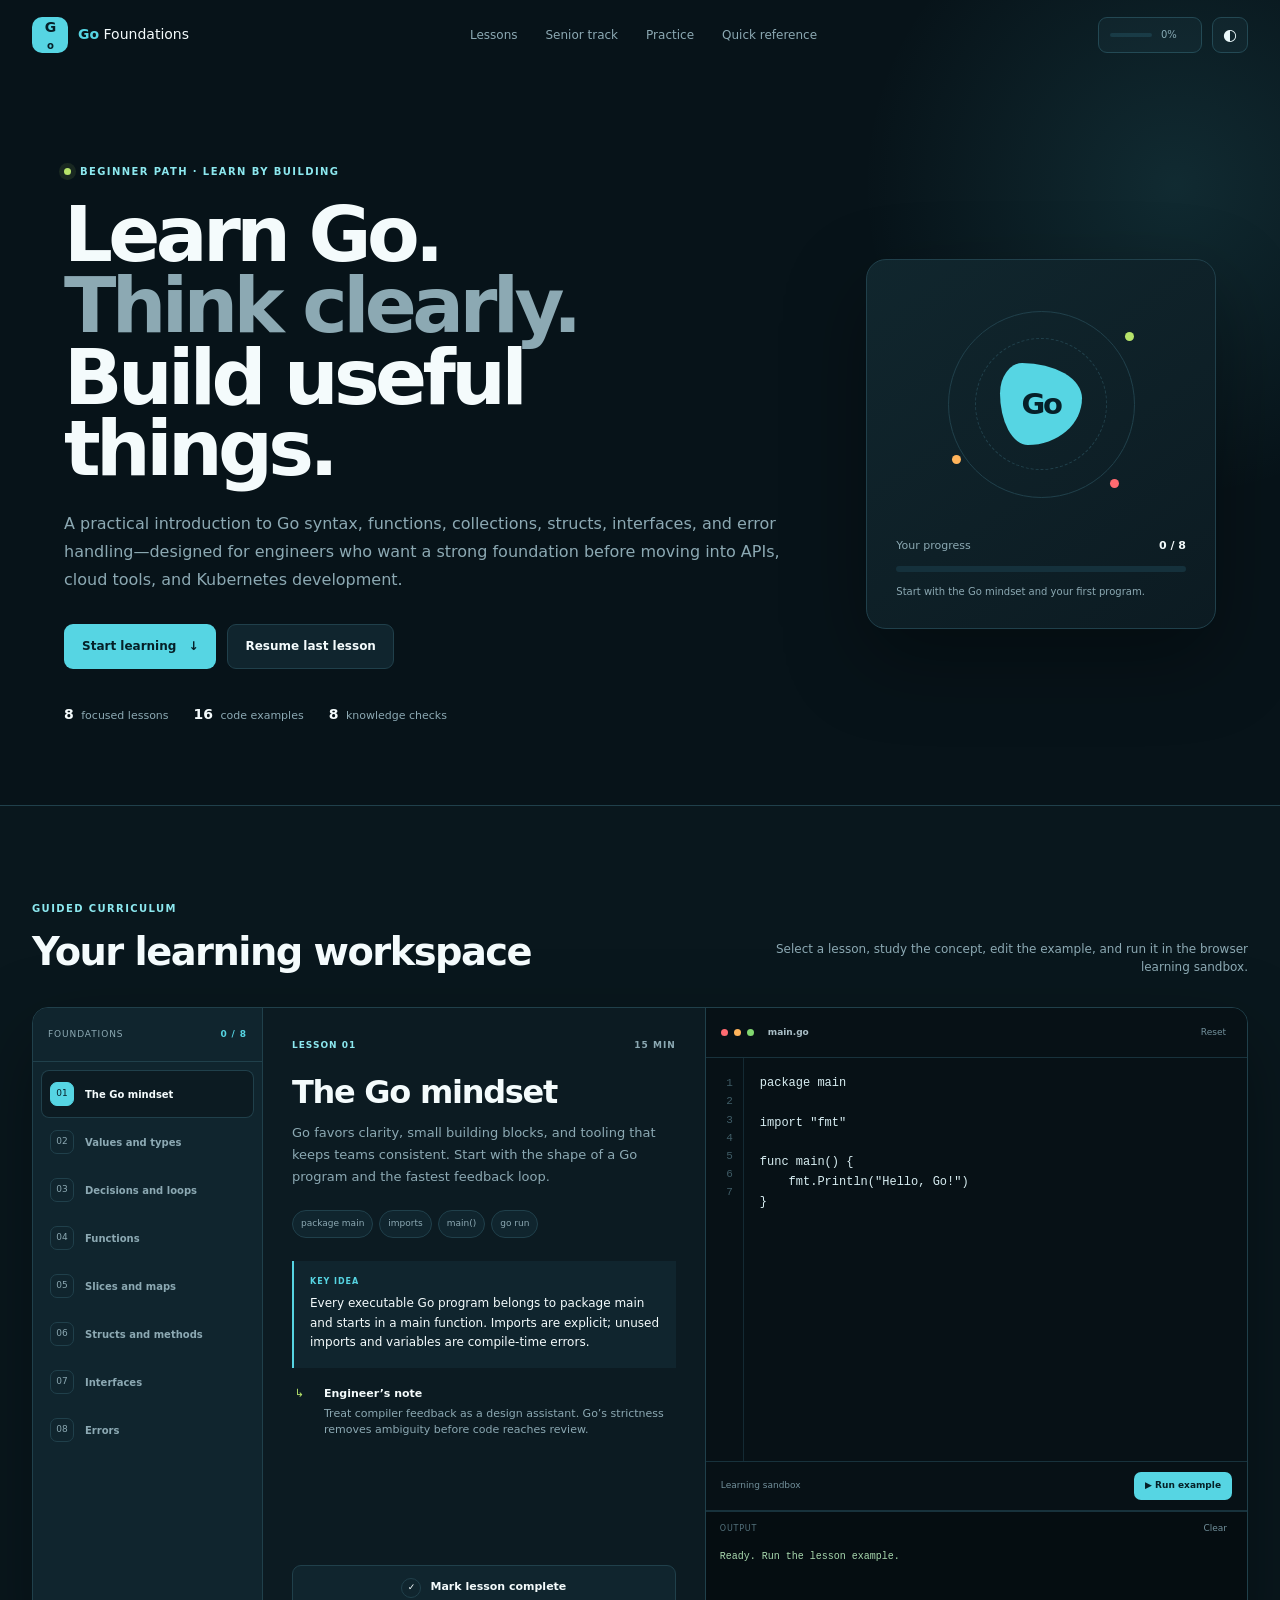
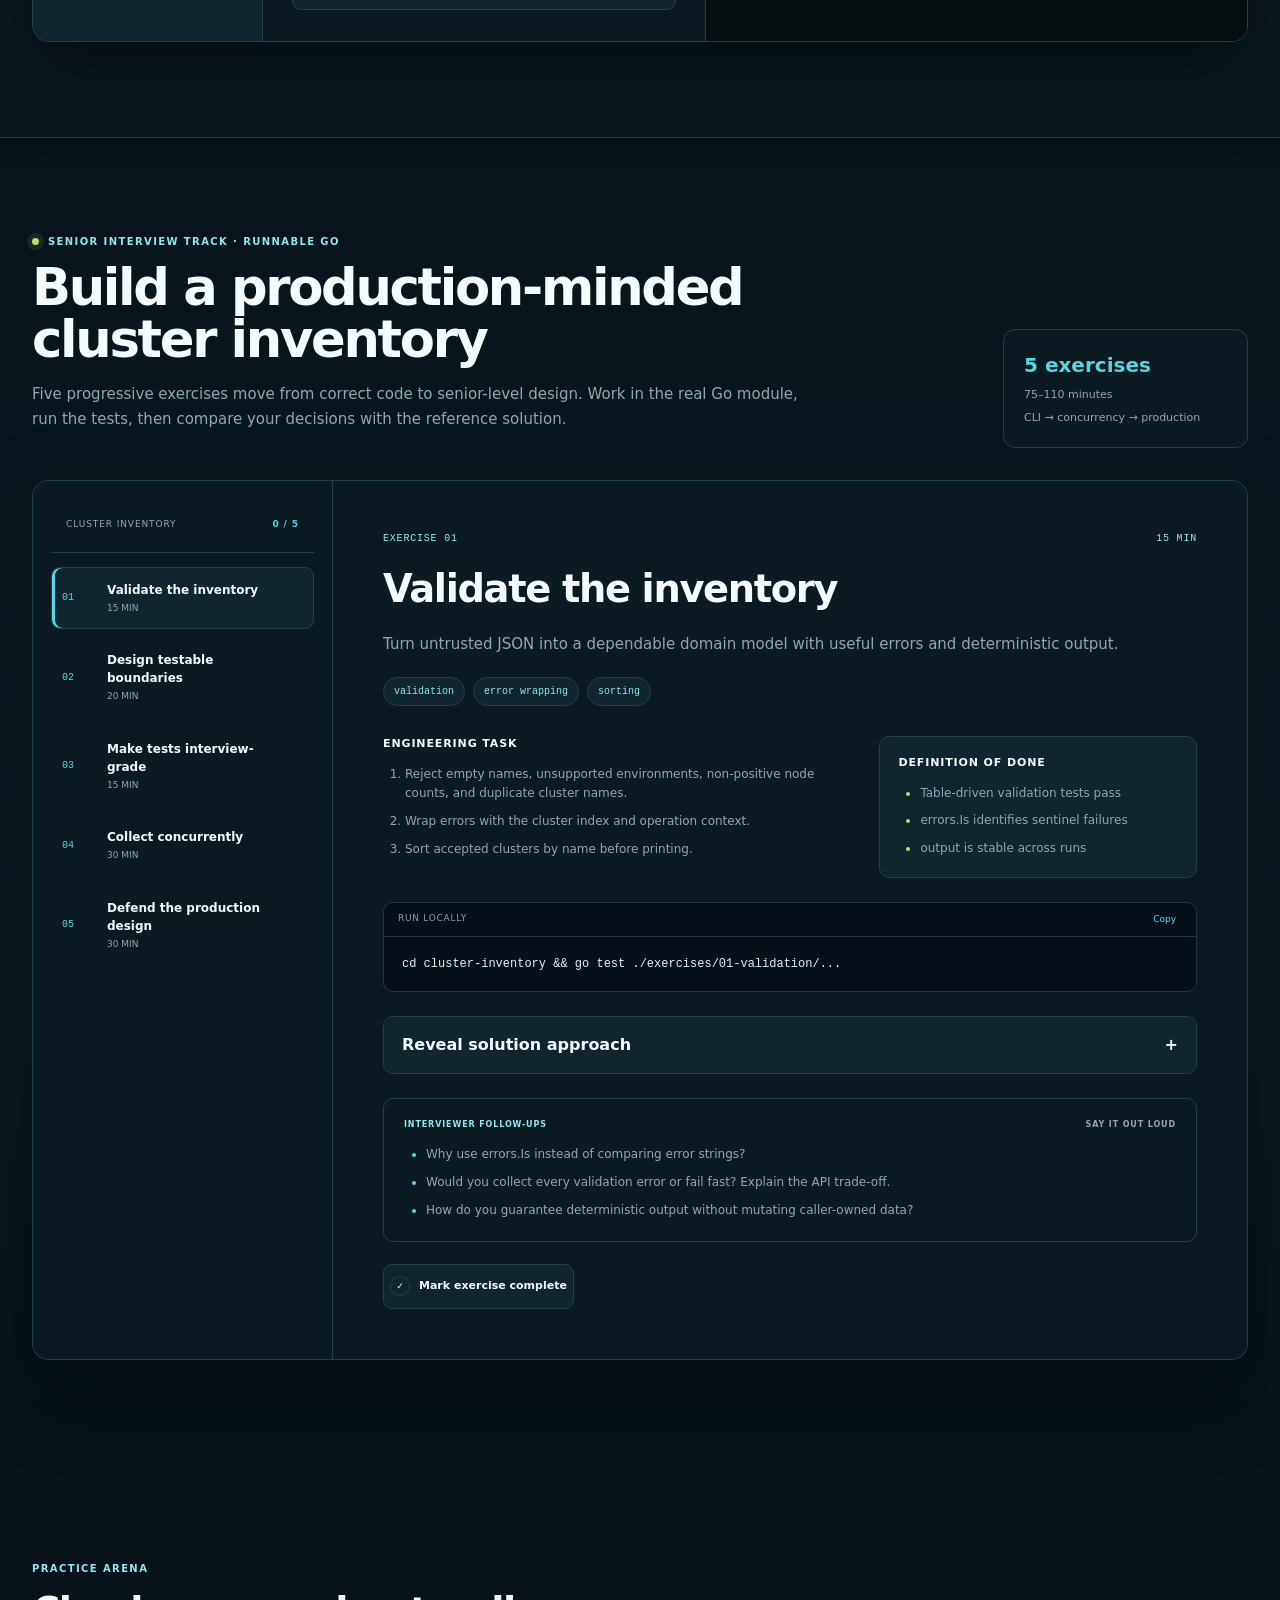
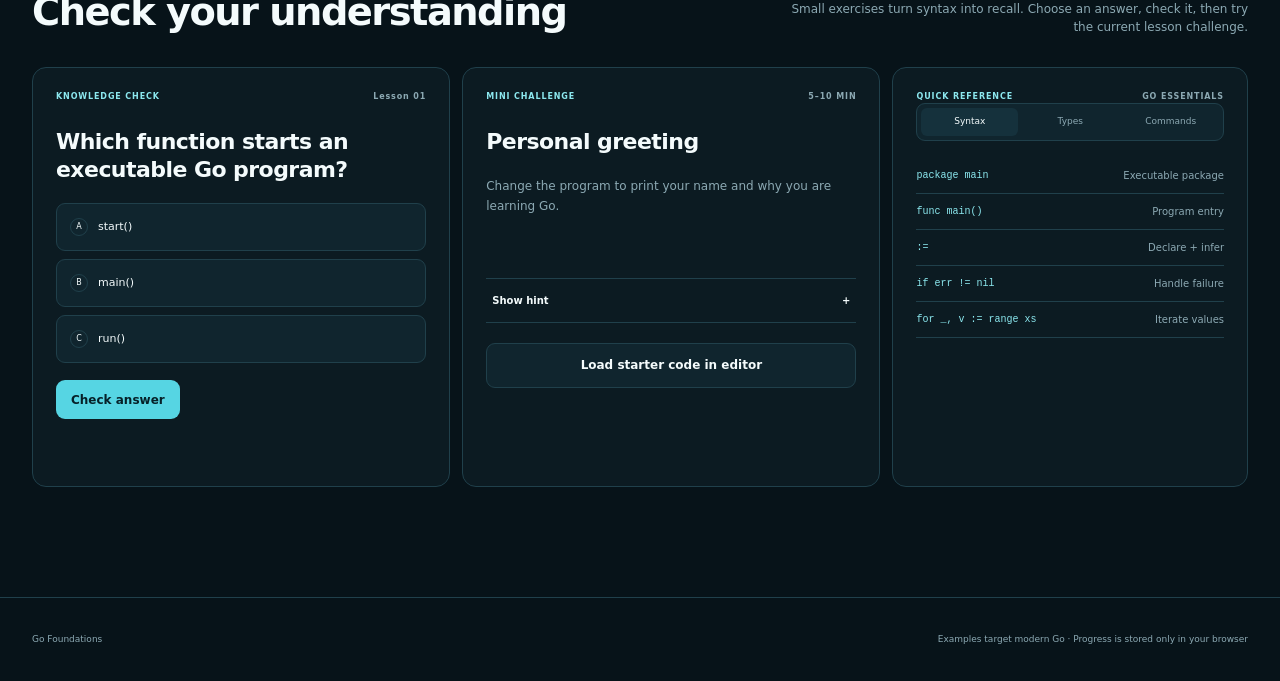
<file: learning-site/index.html>
<!doctype html>
<html lang="en">
  <head>
    <meta charset="UTF-8" />
    <meta name="viewport" content="width=device-width, initial-scale=1.0" />
    <meta name="description" content="An interactive beginner-friendly Go learning path with lessons, examples, quizzes, and practical exercises." />
    <title>Go Foundations · Interactive Learning Path</title>
    <link rel="icon" type="image/svg+xml" href="data:image/svg+xml,%3Csvg xmlns='http://www.w3.org/2000/svg' viewBox='0 0 64 64'%3E%3Crect width='64' height='64' rx='14' fill='%2356d5e3'/%3E%3Ctext x='10' y='44' font-family='Arial' font-size='36' font-weight='700' fill='%23062029'%3EGo%3C/text%3E%3C/svg%3E" />
    <link rel="stylesheet" href="styles.css" />
  </head>
  <body>
    <a class="skip-link" href="#course">Skip to course</a>
    <header class="topbar">
      <a class="brand" href="#top" aria-label="Go Foundations home">
        <span class="brand-mark" aria-hidden="true">G<span>o</span></span>
        <span><strong>Go</strong> Foundations</span>
      </a>
      <nav aria-label="Page navigation">
        <a href="#course">Lessons</a>
        <a href="#interview-track">Senior track</a>
        <a href="#practice">Practice</a>
        <a href="#reference">Quick reference</a>
      </nav>
      <div class="header-actions">
        <div class="mini-progress" aria-label="Course progress"><i id="headerProgress"></i><span id="headerProgressText">0%</span></div>
        <button class="icon-button" id="themeToggle" type="button" aria-label="Switch theme">◐</button>
      </div>
    </header>

    <main id="top">
      <section class="hero" aria-labelledby="hero-title">
        <div class="hero-copy">
          <div class="eyebrow"><span></span> Beginner path · Learn by building</div>
          <h1 id="hero-title">Learn Go.<br/><em>Think clearly.</em><br/>Build useful things.</h1>
          <p>A practical introduction to Go syntax, functions, collections, structs, interfaces, and error handling—designed for engineers who want a strong foundation before moving into APIs, cloud tools, and Kubernetes development.</p>
          <div class="hero-actions">
            <a class="primary-button" href="#course">Start learning <span aria-hidden="true">↓</span></a>
            <button class="secondary-button" id="resumeButton" type="button">Resume last lesson</button>
          </div>
          <div class="course-facts" aria-label="Course facts">
            <span><b>8</b> focused lessons</span>
            <span><b>16</b> code examples</span>
            <span><b>8</b> knowledge checks</span>
          </div>
        </div>
        <aside class="hero-card" aria-label="Current course progress">
          <div class="orbital" aria-hidden="true"><div class="go-orb">Go</div><i></i><i></i><i></i></div>
          <div class="progress-summary">
            <div><span>Your progress</span><strong id="progressCount">0 / 8</strong></div>
            <div class="progress-track"><i id="progressBar"></i></div>
            <p id="progressMessage">Start with the Go mindset and your first program.</p>
          </div>
        </aside>
      </section>

      <section class="course-section" id="course" aria-labelledby="course-title">
        <div class="section-heading">
          <div><div class="eyebrow">Guided curriculum</div><h2 id="course-title">Your learning workspace</h2></div>
          <p>Select a lesson, study the concept, edit the example, and run it in the browser learning sandbox.</p>
        </div>

        <div class="course-shell">
          <aside class="lesson-nav" aria-label="Course lessons">
            <div class="nav-head"><span>FOUNDATIONS</span><b id="moduleProgress">0 / 8</b></div>
            <div id="lessonList" class="lesson-list"></div>
          </aside>

          <article class="lesson-panel" aria-live="polite">
            <div class="lesson-meta"><span id="lessonNumber">LESSON 01</span><span id="lessonDuration">15 MIN</span></div>
            <h3 id="lessonTitle">The Go mindset</h3>
            <p class="lesson-lead" id="lessonLead"></p>
            <div class="lesson-goals" id="lessonGoals"></div>
            <div class="concept-card">
              <span class="concept-label">KEY IDEA</span>
              <p id="lessonConcept"></p>
            </div>
            <div class="mentor-note"><span aria-hidden="true">↳</span><p><b>Engineer’s note</b><span id="mentorNote"></span></p></div>
            <button class="complete-button" id="completeLesson" type="button"><span class="check-icon">✓</span><span>Mark lesson complete</span></button>
          </article>

          <aside class="code-panel" aria-label="Go example editor">
            <div class="code-head">
              <div><span class="window-dot red"></span><span class="window-dot amber"></span><span class="window-dot green"></span><b>main.go</b></div>
              <button id="resetCode" type="button">Reset</button>
            </div>
            <div class="editor-wrap">
              <div class="line-numbers" id="lineNumbers" aria-hidden="true"></div>
              <textarea id="codeEditor" aria-label="Editable Go code" spellcheck="false"></textarea>
            </div>
            <div class="code-actions">
              <span>Learning sandbox</span>
              <button class="run-button" id="runCode" type="button"><span aria-hidden="true">▶</span> Run example</button>
            </div>
            <div class="terminal" aria-live="polite">
              <div><span>OUTPUT</span><button id="clearOutput" type="button">Clear</button></div>
              <pre id="codeOutput">Ready. Run the lesson example.</pre>
            </div>
          </aside>
        </div>
      </section>

      <section class="interview-section" id="interview-track" aria-labelledby="interview-title">
        <div class="track-heading">
          <div>
            <div class="eyebrow"><span></span> Senior interview track · Runnable Go</div>
            <h2 id="interview-title">Build a production-minded cluster inventory</h2>
            <p>Five progressive exercises move from correct code to senior-level design. Work in the real Go module, run the tests, then compare your decisions with the reference solution.</p>
          </div>
          <div class="track-summary" aria-label="Track summary">
            <strong>5 exercises</strong><span>75–110 minutes</span><span>CLI → concurrency → production</span>
          </div>
        </div>
        <div class="track-workspace">
          <aside class="exercise-nav" aria-label="Cluster inventory exercises">
            <div class="nav-head"><span>CLUSTER INVENTORY</span><b id="exerciseProgress">0 / 5</b></div>
            <div id="exerciseList" class="exercise-list"></div>
          </aside>
          <article class="exercise-detail" aria-live="polite">
            <div class="exercise-meta"><span id="exerciseLevel">EXERCISE 01</span><span id="exerciseDuration">15 MIN</span></div>
            <h3 id="exerciseTitle"></h3><p class="exercise-lead" id="exerciseLead"></p>
            <div class="skill-chips" id="exerciseSkills"></div>
            <div class="exercise-columns">
              <div><h4>Engineering task</h4><ol id="exerciseRequirements"></ol></div>
              <div class="definition-card"><h4>Definition of done</h4><ul id="exerciseDone"></ul></div>
            </div>
            <div class="command-card"><div><span>RUN LOCALLY</span><button id="copyExerciseCommand" type="button">Copy</button></div><code id="exerciseCommand"></code></div>
            <div class="solution-panel">
              <button id="toggleSolution" class="solution-toggle" type="button" aria-expanded="false">Reveal solution approach <span>+</span></button>
              <div id="solutionContent" hidden><p id="solutionSummary"></p><pre><code id="solutionCode"></code></pre></div>
            </div>
            <div class="followups"><div class="card-topline"><span>INTERVIEWER FOLLOW-UPS</span><b>SAY IT OUT LOUD</b></div><ul id="exerciseFollowups"></ul></div>
            <button class="complete-button" id="completeExercise" type="button"><span class="check-icon">✓</span><span>Mark exercise complete</span></button>
          </article>
        </div>
      </section>

      <section class="practice-section" id="practice" aria-labelledby="practice-title">
        <div class="section-heading">
          <div><div class="eyebrow">Practice arena</div><h2 id="practice-title">Check your understanding</h2></div>
          <p>Small exercises turn syntax into recall. Choose an answer, check it, then try the current lesson challenge.</p>
        </div>

        <div class="practice-grid">
          <article class="quiz-card">
            <div class="card-topline"><span>KNOWLEDGE CHECK</span><b id="quizLesson">Lesson 01</b></div>
            <h3 id="quizQuestion"></h3>
            <div class="answer-list" id="answerList"></div>
            <div class="quiz-actions"><button class="primary-button compact" id="checkAnswer" type="button">Check answer</button><span id="quizResult" aria-live="polite"></span></div>
          </article>

          <article class="challenge-card">
            <div class="card-topline"><span>MINI CHALLENGE</span><b>5–10 MIN</b></div>
            <h3 id="challengeTitle"></h3>
            <p id="challengeText"></p>
            <div class="challenge-hints"><button id="showHint" type="button">Show hint <span>+</span></button><p id="hintText" hidden></p></div>
            <button class="secondary-button wide" id="loadChallenge" type="button">Load starter code in editor</button>
          </article>

          <article class="reference-card" id="reference">
            <div class="card-topline"><span>QUICK REFERENCE</span><b>GO ESSENTIALS</b></div>
            <div class="reference-tabs" role="tablist" aria-label="Go quick reference topics">
              <button class="ref-tab active" role="tab" aria-selected="true" data-ref="syntax">Syntax</button>
              <button class="ref-tab" role="tab" aria-selected="false" data-ref="types">Types</button>
              <button class="ref-tab" role="tab" aria-selected="false" data-ref="commands">Commands</button>
            </div>
            <div id="referenceContent" class="reference-content"></div>
          </article>
        </div>
      </section>
    </main>

    <footer><span>Go Foundations</span><span>Examples target modern Go · Progress is stored only in your browser</span></footer>
    <script src="app.js"></script>
    <script src="interview-track.js"></script>
  </body>
</html>
</file>
<file: learning-site/styles.css>
:root {
  color-scheme: dark;
  --bg:#071319; --surface:#0c1b22; --surface-2:#10252e; --surface-3:#15313c;
  --line:#20404b; --text:#f4fbfc; --muted:#8ca9b3; --cyan:#56d5e3; --cyan-2:#8ce8ef;
  --lime:#b6e36a; --orange:#ffb45b; --red:#ff6b71; --shadow:0 30px 80px rgba(0,0,0,.34);
  --max:1440px;
}
:root.light {
  color-scheme:light; --bg:#eef7f8; --surface:#ffffff; --surface-2:#f3f9fa; --surface-3:#e6f3f5;
  --line:#c9e0e4; --text:#10262e; --muted:#58737d; --shadow:0 24px 70px rgba(27,74,85,.13);
}
*{box-sizing:border-box} html{scroll-behavior:smooth} body{margin:0;background:var(--bg);color:var(--text);font-family:Inter,ui-sans-serif,system-ui,-apple-system,BlinkMacSystemFont,"Segoe UI",sans-serif;line-height:1.5}
button,a,textarea{font:inherit} a{color:inherit;text-decoration:none} button{color:inherit} button:focus-visible,a:focus-visible,textarea:focus-visible{outline:3px solid var(--cyan);outline-offset:3px}
.skip-link{position:fixed;top:-60px;left:20px;z-index:100;background:var(--cyan);color:#082127;padding:10px 14px;border-radius:8px}.skip-link:focus{top:16px}
.topbar{height:70px;max-width:var(--max);margin:0 auto;padding:0 32px;display:flex;align-items:center;justify-content:space-between;gap:28px;border-bottom:1px solid transparent}
.brand{display:flex;align-items:center;gap:10px;font-size:14px}.brand strong{color:var(--cyan)}.brand-mark{width:36px;height:36px;display:grid;place-items:center;background:var(--cyan);color:#062029;border-radius:10px;font-weight:850;letter-spacing:-.08em}.brand-mark span{font-size:.72em}
nav{display:flex;gap:28px;color:var(--muted);font-size:12px}nav a:hover{color:var(--text)}.header-actions{display:flex;align-items:center;gap:10px}.icon-button{width:36px;height:36px;border:1px solid var(--line);border-radius:9px;background:var(--surface);cursor:pointer}
.mini-progress{height:36px;min-width:104px;border:1px solid var(--line);background:var(--surface);border-radius:9px;display:flex;align-items:center;gap:9px;padding:0 11px;color:var(--muted);font-size:10px}.mini-progress::before{content:"";width:42px;height:4px;background:var(--surface-3);border-radius:4px}.mini-progress i{position:absolute;width:0;height:4px;background:var(--cyan);border-radius:4px;transition:width .3s;max-width:42px}
.hero{max-width:var(--max);margin:0 auto;min-height:590px;padding:94px 64px 80px;display:grid;grid-template-columns:minmax(0,1.35fr) minmax(320px,.65fr);gap:76px;align-items:center;position:relative}.hero::before{content:"";position:absolute;width:650px;height:650px;right:-220px;top:-210px;background:radial-gradient(circle,rgba(86,213,227,.12),transparent 68%);pointer-events:none}
.eyebrow{color:var(--cyan-2);font-size:10px;font-weight:800;letter-spacing:.14em;text-transform:uppercase;display:flex;align-items:center;gap:9px}.eyebrow>span{width:7px;height:7px;background:var(--lime);border-radius:50%;box-shadow:0 0 0 5px rgba(182,227,106,.1)}
h1{font-size:clamp(52px,6vw,86px);line-height:.93;letter-spacing:-.06em;margin:20px 0 25px;font-weight:780}h1 em{font-style:normal;color:var(--muted)}.hero-copy>p{color:var(--muted);max-width:760px;font-size:16px;line-height:1.75}.hero-actions{display:flex;gap:11px;flex-wrap:wrap;margin-top:30px}
.primary-button,.secondary-button{min-height:45px;padding:0 17px;border-radius:9px;border:1px solid transparent;display:inline-flex;align-items:center;justify-content:center;gap:12px;font-weight:750;font-size:12px;cursor:pointer}.primary-button{background:var(--cyan);color:#062028}.primary-button:hover{background:#75e2ec;transform:translateY(-1px)}.secondary-button{background:var(--surface-2);border-color:var(--line)}.secondary-button:hover{background:var(--surface-3)}.secondary-button.wide{width:100%}.primary-button.compact{min-height:39px;padding:0 14px}
.course-facts{display:flex;gap:25px;margin-top:35px;color:var(--muted);font-size:11px}.course-facts b{color:var(--text);font-size:14px;margin-right:4px}
.hero-card{min-height:370px;border:1px solid var(--line);border-radius:20px;background:linear-gradient(145deg,color-mix(in srgb,var(--surface) 94%,var(--cyan)),var(--surface));box-shadow:var(--shadow);padding:29px;display:flex;flex-direction:column;justify-content:space-between;position:relative;overflow:hidden}.orbital{height:230px;position:relative;display:grid;place-items:center}.orbital::before,.orbital::after{content:"";position:absolute;border:1px solid var(--line);border-radius:50%}.orbital::before{width:185px;height:185px}.orbital::after{width:130px;height:130px;border-style:dashed}.go-orb{width:82px;height:82px;background:var(--cyan);color:#062029;border-radius:27% 73% 66% 34% / 37% 43% 57% 63%;display:grid;place-items:center;font-weight:900;font-size:29px;letter-spacing:-.08em;animation:float 5s ease-in-out infinite}.orbital i{position:absolute;width:9px;height:9px;background:var(--lime);border-radius:50%}.orbital i:nth-of-type(1){transform:translate(88px,-68px)}.orbital i:nth-of-type(2){transform:translate(-85px,55px);background:var(--orange)}.orbital i:nth-of-type(3){transform:translate(73px,79px);background:var(--red)}@keyframes float{50%{transform:translateY(-8px) rotate(3deg)}}
.progress-summary>div:first-child{display:flex;justify-content:space-between;align-items:center;font-size:11px;color:var(--muted)}.progress-summary strong{color:var(--text)}.progress-track{height:6px;background:var(--surface-3);border-radius:6px;margin:12px 0}.progress-track i{display:block;height:100%;width:0;background:linear-gradient(90deg,var(--cyan),var(--lime));border-radius:6px;transition:width .35s}.progress-summary p{margin:0;color:var(--muted);font-size:10px}
.course-section,.practice-section{max-width:var(--max);margin:0 auto;padding:95px 32px}.course-section{max-width:none;background:color-mix(in srgb,var(--surface) 48%,var(--bg));border-top:1px solid var(--line);border-bottom:1px solid var(--line)}.course-section>*{max-width:var(--max);margin-left:auto;margin-right:auto}.section-heading{display:flex;justify-content:space-between;align-items:flex-end;gap:34px;margin-bottom:27px}.section-heading h2{font-size:clamp(29px,3vw,42px);letter-spacing:-.04em;margin:7px 0 0}.section-heading>p{max-width:480px;color:var(--muted);font-size:12px;text-align:right;margin:0 0 4px}
.course-shell{display:grid;grid-template-columns:230px minmax(340px,.9fr) minmax(390px,1.1fr);border:1px solid var(--line);border-radius:16px;overflow:hidden;background:var(--surface);box-shadow:var(--shadow);min-height:635px}.lesson-nav{border-right:1px solid var(--line);background:var(--surface-2)}.nav-head{height:54px;border-bottom:1px solid var(--line);display:flex;align-items:center;justify-content:space-between;padding:0 15px;font-size:9px;color:var(--muted);letter-spacing:.1em}.nav-head b{color:var(--cyan)}.lesson-list{padding:8px}.lesson-button{width:100%;border:0;background:transparent;border-radius:8px;padding:12px 9px;display:grid;grid-template-columns:27px 1fr 16px;text-align:left;gap:8px;align-items:center;cursor:pointer;color:var(--muted)}.lesson-button:hover{background:var(--surface-3)}.lesson-button.active{background:var(--surface);color:var(--text);box-shadow:inset 0 0 0 1px var(--line)}.lesson-index{width:24px;height:24px;border:1px solid var(--line);border-radius:7px;display:grid;place-items:center;font-size:9px}.lesson-button.active .lesson-index{background:var(--cyan);color:#062029;border-color:var(--cyan)}.lesson-name{font-size:10px;font-weight:700;line-height:1.3}.lesson-state{font-size:9px;color:var(--lime)}
.lesson-panel{padding:31px 29px;border-right:1px solid var(--line);display:flex;flex-direction:column}.lesson-meta{display:flex;justify-content:space-between;color:var(--cyan-2);font-size:9px;font-weight:800;letter-spacing:.11em}.lesson-meta span:last-child{color:var(--muted)}.lesson-panel h3{font-size:32px;line-height:1.1;letter-spacing:-.04em;margin:22px 0 12px}.lesson-lead{color:var(--muted);font-size:13px;line-height:1.7;margin:0 0 22px}.lesson-goals{display:flex;flex-wrap:wrap;gap:6px}.lesson-goals span{font-size:9px;padding:6px 8px;border:1px solid var(--line);border-radius:20px;color:var(--muted);background:var(--surface-2)}.concept-card{margin-top:23px;border-left:2px solid var(--cyan);background:var(--surface-2);padding:15px 16px}.concept-label{display:block;color:var(--cyan);font-size:8px;font-weight:800;letter-spacing:.12em;margin-bottom:6px}.concept-card p{font-size:12px;margin:0;line-height:1.65}.mentor-note{display:grid;grid-template-columns:20px 1fr;gap:9px;padding:18px 3px;color:var(--muted);font-size:11px}.mentor-note>span{color:var(--lime)}.mentor-note p{margin:0}.mentor-note b{display:block;color:var(--text);margin-bottom:3px}.mentor-note p span{display:block}.complete-button{margin-top:auto;min-height:45px;border:1px solid var(--line);border-radius:9px;background:var(--surface-2);cursor:pointer;font-size:11px;font-weight:700;display:flex;align-items:center;justify-content:center;gap:9px}.complete-button:hover{background:var(--surface-3)}.complete-button.done{border-color:rgba(182,227,106,.4);color:var(--lime)}.check-icon{width:20px;height:20px;border:1px solid var(--line);border-radius:50%;display:grid;place-items:center;font-size:9px}.done .check-icon{background:var(--lime);color:#162407;border-color:var(--lime)}
.code-panel{background:#071116;display:flex;flex-direction:column;min-width:0}.code-head,.code-actions{height:50px;border-bottom:1px solid #18323c;display:flex;align-items:center;justify-content:space-between;padding:0 15px;color:#72909b;font-size:9px}.code-head>div{display:flex;align-items:center;gap:6px}.code-head b{margin-left:8px;color:#a9bec6;font-weight:600}.code-head button,.terminal button{border:0;background:transparent;color:#72909b;cursor:pointer;font-size:9px}.window-dot{width:7px;height:7px;border-radius:50%;background:#ff6b71}.window-dot.amber{background:#ffb45b}.window-dot.green{background:#82d870}.editor-wrap{display:grid;grid-template-columns:38px 1fr;min-height:330px;flex:1}.line-numbers{padding:16px 10px;text-align:right;color:#3f5c66;font:11px/1.65 ui-monospace,SFMono-Regular,Menlo,monospace;user-select:none;border-right:1px solid #142a33}.code-panel textarea{resize:none;width:100%;min-height:330px;border:0;outline:0;padding:16px;background:transparent;color:#d8eef2;font:12px/1.65 ui-monospace,SFMono-Regular,Menlo,monospace;tab-size:2}.code-actions{border-top:1px solid #18323c}.run-button{border:0;border-radius:7px;background:var(--cyan);color:#052027;padding:7px 11px;cursor:pointer;font-size:9px;font-weight:800}.terminal{min-height:130px;border-top:1px solid #18323c;background:#050d11}.terminal>div{display:flex;align-items:center;justify-content:space-between;padding:9px 14px 0;color:#54727d;font-size:8px;letter-spacing:.1em}.terminal pre{margin:0;padding:12px 14px;color:#a9d9af;font:10px/1.55 ui-monospace,SFMono-Regular,Menlo,monospace;white-space:pre-wrap}.terminal pre.error{color:#ff8f93}
.practice-section{padding-top:105px;padding-bottom:110px}.practice-grid{display:grid;grid-template-columns:1fr 1fr .85fr;gap:12px}.quiz-card,.challenge-card,.reference-card{border:1px solid var(--line);border-radius:14px;background:var(--surface);padding:23px;min-height:420px}.card-topline{display:flex;justify-content:space-between;color:var(--cyan-2);font-size:8px;font-weight:800;letter-spacing:.11em}.card-topline b{color:var(--muted)}.practice-grid h3{font-size:22px;line-height:1.25;letter-spacing:-.025em;margin:25px 0 20px}.answer-list{display:grid;gap:8px}.answer-button{min-height:48px;text-align:left;border:1px solid var(--line);border-radius:9px;background:var(--surface-2);padding:0 13px;display:flex;gap:10px;align-items:center;cursor:pointer;font-size:11px}.answer-button i{width:18px;height:18px;border:1px solid var(--line);border-radius:50%;display:grid;place-items:center;font-size:8px;font-style:normal}.answer-button.selected{border-color:var(--cyan)}.answer-button.selected i{background:var(--cyan);color:#062029}.answer-button.correct{border-color:var(--lime)}.answer-button.wrong{border-color:var(--red)}.quiz-actions{display:flex;align-items:center;gap:12px;margin-top:17px}.quiz-actions>span{font-size:10px;color:var(--muted)}.quiz-actions>span.success{color:var(--lime)}.quiz-actions>span.fail{color:var(--red)}.challenge-card>p{color:var(--muted);font-size:12px;line-height:1.7;min-height:82px}.challenge-hints{border-top:1px solid var(--line);border-bottom:1px solid var(--line);margin:20px 0;padding:13px 0}.challenge-hints button{width:100%;display:flex;justify-content:space-between;border:0;background:transparent;cursor:pointer;font-size:10px;font-weight:700}.challenge-hints p{color:var(--muted);font-size:10px;line-height:1.6;margin:12px 0 0}.reference-tabs{display:flex;gap:4px;padding:4px;background:var(--surface-2);border:1px solid var(--line);border-radius:9px}.ref-tab{flex:1;border:0;background:transparent;color:var(--muted);border-radius:6px;padding:7px 5px;font-size:9px;cursor:pointer}.ref-tab.active{background:var(--surface-3);color:var(--text)}.reference-content{margin-top:17px}.ref-row{display:flex;justify-content:space-between;gap:12px;padding:10px 0;border-bottom:1px solid var(--line);font-size:10px}.ref-row code{color:var(--cyan-2);font-family:ui-monospace,SFMono-Regular,Menlo,monospace}.ref-row span{color:var(--muted);text-align:right}
footer{max-width:var(--max);min-height:84px;margin:0 auto;padding:0 32px;border-top:1px solid var(--line);display:flex;align-items:center;justify-content:space-between;color:var(--muted);font-size:9px}
@media(max-width:1160px){.course-shell{grid-template-columns:210px 1fr}.code-panel{grid-column:1/-1;min-height:520px}.lesson-panel{border-right:0}.practice-grid{grid-template-columns:1fr 1fr}.reference-card{grid-column:1/-1;min-height:auto}}
@media(max-width:780px){.topbar{padding:0 17px}nav,.mini-progress{display:none}.hero{grid-template-columns:1fr;padding:70px 22px 65px;gap:36px}.course-facts{gap:13px;flex-wrap:wrap}.hero-card{min-height:330px}.course-section,.practice-section{padding-left:15px;padding-right:15px}.section-heading{align-items:flex-start;flex-direction:column}.section-heading>p{text-align:left}.course-shell{grid-template-columns:1fr}.lesson-nav{border-right:0;border-bottom:1px solid var(--line)}.lesson-list{display:flex;overflow-x:auto}.lesson-button{min-width:155px}.lesson-panel{min-height:550px}.code-panel{grid-column:auto}.practice-grid{grid-template-columns:1fr}.reference-card{grid-column:auto}.quiz-card,.challenge-card,.reference-card{min-height:auto}.course-facts span{font-size:10px}footer{align-items:flex-start;justify-content:center;flex-direction:column;gap:5px}}
.interview-section{padding:96px 32px;background:linear-gradient(180deg,transparent,rgba(86,213,227,.045) 45%,transparent)}
.track-heading{max-width:var(--max);margin:0 auto 32px;display:flex;justify-content:space-between;align-items:end;gap:40px}.track-heading h2{font-size:clamp(34px,4vw,58px);line-height:1.02;letter-spacing:-.045em;margin:12px 0 16px;max-width:820px}.track-heading p{color:var(--muted);font-size:15px;line-height:1.7;max-width:780px}.track-summary{min-width:245px;padding:20px;border:1px solid var(--line);border-radius:12px;background:var(--surface);display:grid;gap:7px}.track-summary strong{font-size:20px;color:var(--cyan)}.track-summary span{color:var(--muted);font-size:11px}
.track-workspace{max-width:var(--max);margin:auto;display:grid;grid-template-columns:300px 1fr;border:1px solid var(--line);border-radius:16px;overflow:hidden;background:var(--surface);box-shadow:var(--shadow)}.exercise-nav{border-right:1px solid var(--line);padding:18px}.exercise-list{display:grid;gap:8px;margin-top:14px}.exercise-button{width:100%;display:grid;grid-template-columns:35px 1fr 20px;gap:10px;align-items:center;text-align:left;padding:13px 10px;border:1px solid transparent;border-radius:9px;background:transparent;cursor:pointer}.exercise-button:hover,.exercise-button.active{border-color:var(--line);background:var(--surface-2)}.exercise-button.active{box-shadow:inset 3px 0 var(--cyan)}.exercise-index{font-family:ui-monospace,SFMono-Regular,Menlo,monospace;font-size:10px;color:var(--cyan)}.exercise-button b{display:block;font-size:12px}.exercise-button small{display:block;color:var(--muted);font-size:9px;margin-top:3px}.exercise-button i{font-style:normal;color:var(--lime)}
.exercise-detail{padding:clamp(24px,4vw,50px)}.exercise-meta{display:flex;justify-content:space-between;color:var(--cyan-2);font-family:ui-monospace,SFMono-Regular,Menlo,monospace;font-size:10px;letter-spacing:.08em}.exercise-detail h3{font-size:clamp(28px,3vw,44px);letter-spacing:-.035em;margin:14px 0 10px}.exercise-lead{color:var(--muted);font-size:15px;line-height:1.65;max-width:800px}.skill-chips{display:flex;flex-wrap:wrap;gap:8px;margin:20px 0 30px}.skill-chips span{padding:6px 10px;border:1px solid var(--line);border-radius:99px;background:var(--surface-2);font-family:ui-monospace,SFMono-Regular,Menlo,monospace;font-size:10px;color:var(--cyan-2)}
.exercise-columns{display:grid;grid-template-columns:1.2fr .8fr;gap:20px}.exercise-columns h4{margin:0 0 12px;font-size:11px;text-transform:uppercase;letter-spacing:.08em}.exercise-columns ol,.exercise-columns ul,.followups ul{margin:0;padding-left:22px;color:var(--muted);font-size:12px;line-height:1.65}.exercise-columns li+li,.followups li+li{margin-top:8px}.definition-card{padding:18px;border:1px solid var(--line);border-radius:10px;background:var(--surface-2)}.definition-card li::marker{color:var(--lime)}
.command-card{margin:24px 0;border:1px solid #263241;border-radius:10px;overflow:hidden;background:#071018}.command-card>div{display:flex;justify-content:space-between;padding:9px 14px;border-bottom:1px solid #263241;color:#8ba1b7;font-size:9px;letter-spacing:.08em}.command-card button{border:0;background:none;color:#55d5ff;cursor:pointer}.command-card code{display:block;padding:18px;color:#d7f4ff;white-space:pre-wrap;font-family:ui-monospace,SFMono-Regular,Menlo,monospace;font-size:12px}.solution-panel{border:1px solid var(--line);border-radius:10px;overflow:hidden;margin-bottom:24px}.solution-toggle{width:100%;display:flex;justify-content:space-between;padding:16px 18px;background:var(--surface-2);border:0;font-weight:700;cursor:pointer}.solution-panel>div{padding:18px}.solution-panel p{color:var(--muted);font-size:12px;line-height:1.6}.solution-panel pre{margin:16px 0 0;padding:18px;overflow:auto;background:#071018;color:#d7f4ff;font-size:11px;line-height:1.55}.followups{padding:20px;border:1px solid var(--line);border-radius:10px;margin-bottom:22px}.followups .card-topline{margin-bottom:14px}.followups li::marker{color:var(--cyan)}
@media(max-width:900px){.track-heading{display:block}.track-summary{margin-top:22px}.track-workspace{grid-template-columns:1fr}.exercise-nav{border-right:0;border-bottom:1px solid var(--line)}.exercise-list{grid-template-columns:repeat(2,minmax(0,1fr))}.exercise-columns{grid-template-columns:1fr}}
@media(max-width:560px){.interview-section{padding:64px 15px}.exercise-list{grid-template-columns:1fr}.exercise-detail{padding:22px}.track-heading h2{font-size:34px}}
@media(prefers-reduced-motion:reduce){html{scroll-behavior:auto}*,*::before,*::after{animation-duration:.01ms!important;animation-iteration-count:1!important;transition-duration:.01ms!important}}
</file>
